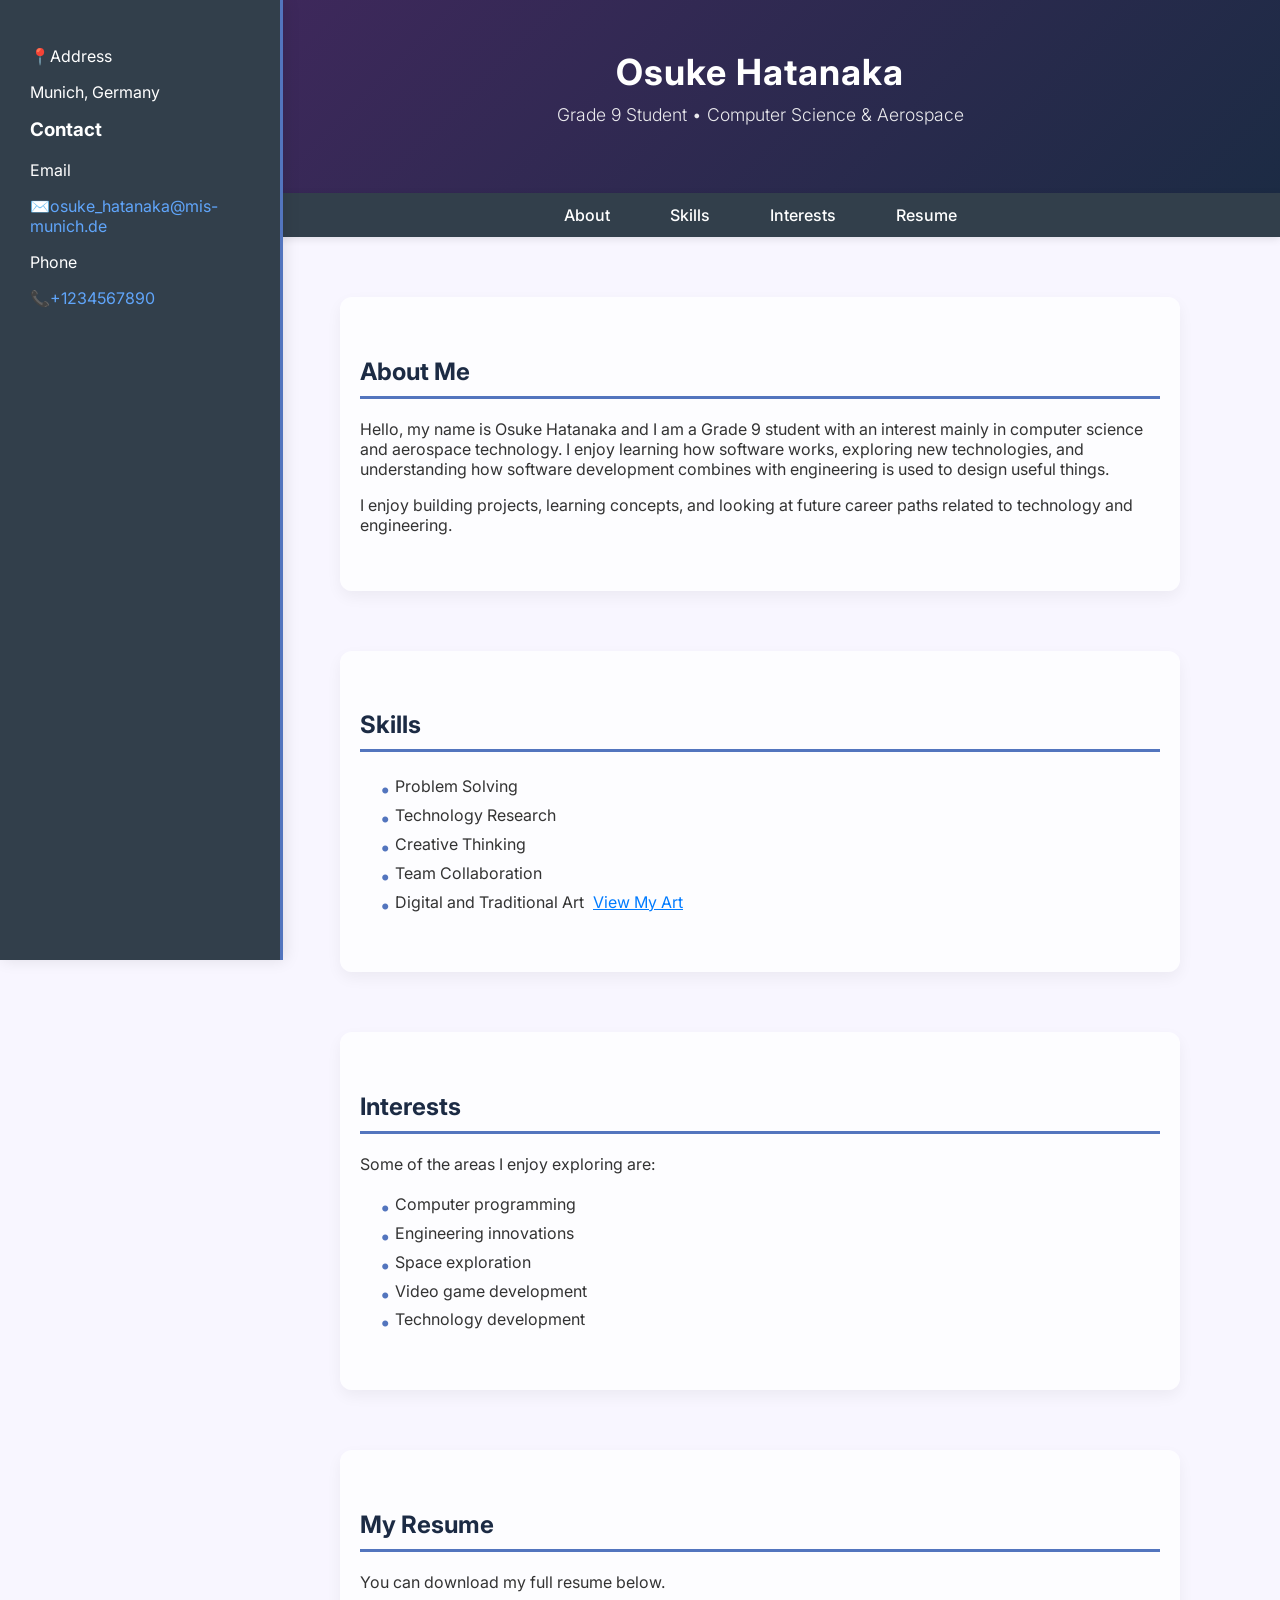
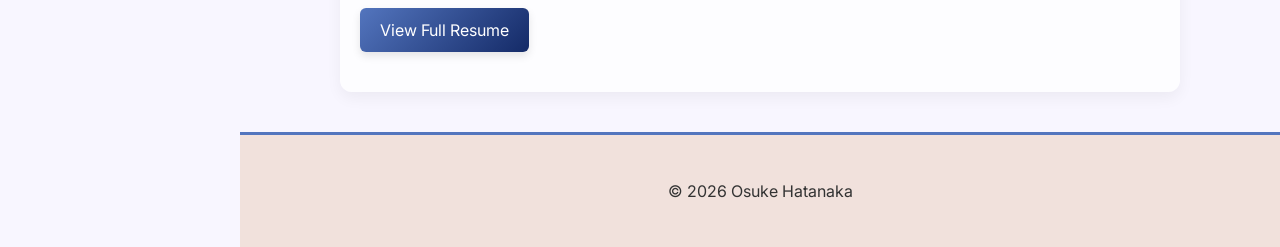
<file: index.html>
<!DOCTYPE html>
<html>

<head>
    <title>Osuke Hatanaka | Resume</title>
    <link rel="stylesheet" href="style.css">

    <!-- font from google -->
    <link href="https://fonts.googleapis.com/css2?family=Inter:wght@300;400;600&display=swap" rel="stylesheet">
</head>

<!-- actual content -->
<body>

<!-- Sidebar content -->
<div class="sidebar">

<p>📍Address</p>
<p>Munich, Germany</p>

<h3>Contact</h3>

<p>Email</p>

<a href="mailto:osuke_hatanaka@mis-munich.de">
✉️osuke_hatanaka@mis-munich.de
</a>

<p>Phone</p>
<a href="tel:+1234567890">📞+1234567890</a>

</div>

<!-- Title -->
<header>
    <h1>Osuke Hatanaka</h1>
    <p>Grade 9 Student • Computer Science & Aerospace</p>
</header>

<!-- navigation buttons and reference to the sections -->
<nav>
    <a href="#about">About</a>
    <a href="#skills">Skills</a>
    <a href="#interests">Interests</a>
    <a href="#resume">Resume</a>
</nav>

<!-- About section -->
<section id="about">
    <h2>About Me</h2>
    <p>
        Hello, my name is Osuke Hatanaka and I am a Grade 9 student with an
        interest mainly in computer science and aerospace technology. I enjoy learning how
        software works, exploring new technologies, and understanding how software development
        combines with engineering is used to design useful things.
    </p>

    <p>
        I enjoy building projects, learning concepts, and looking at
        future career paths related to technology and engineering.
    </p>
</section>

<!-- Skills Section -->
<section id="skills">
    <h2>Skills</h2>

    <ul>
        <li>Problem Solving</li>
        <li>Technology Research</li>
        <li>Creative Thinking</li>
        <li>Team Collaboration</li>
        <li>
            Digital and Traditional Art 
            <a href="artworks.html" target="_blank" style="margin-left:5px; color:#007BFF; text-decoration:underline;">
                View My Art
            </a>
        </li>
    </ul>

</section>

<!-- Interests section -->
<section id="interests">
    <h2>Interests</h2>

    <p>Some of the areas I enjoy exploring are:</p>

    <ul>
        <li>Computer programming</li>
        <li>Engineering innovations</li>
        <li>Space exploration</li>
        <li>Video game development</li>
        <li>Technology development</li>
    </ul>

</section>

<!-- resume download section -->
<section id="resume">

    <h2>My Resume</h2>

    <p>You can download my full resume below.</p>

    <a class="button" href="resume.pdf" target="_blank">View Full Resume</a>

</section>

<footer>
    <p>© 2026 Osuke Hatanaka</p>
</footer>

<script src="script.js"></script>

</body>
</html>
</file>
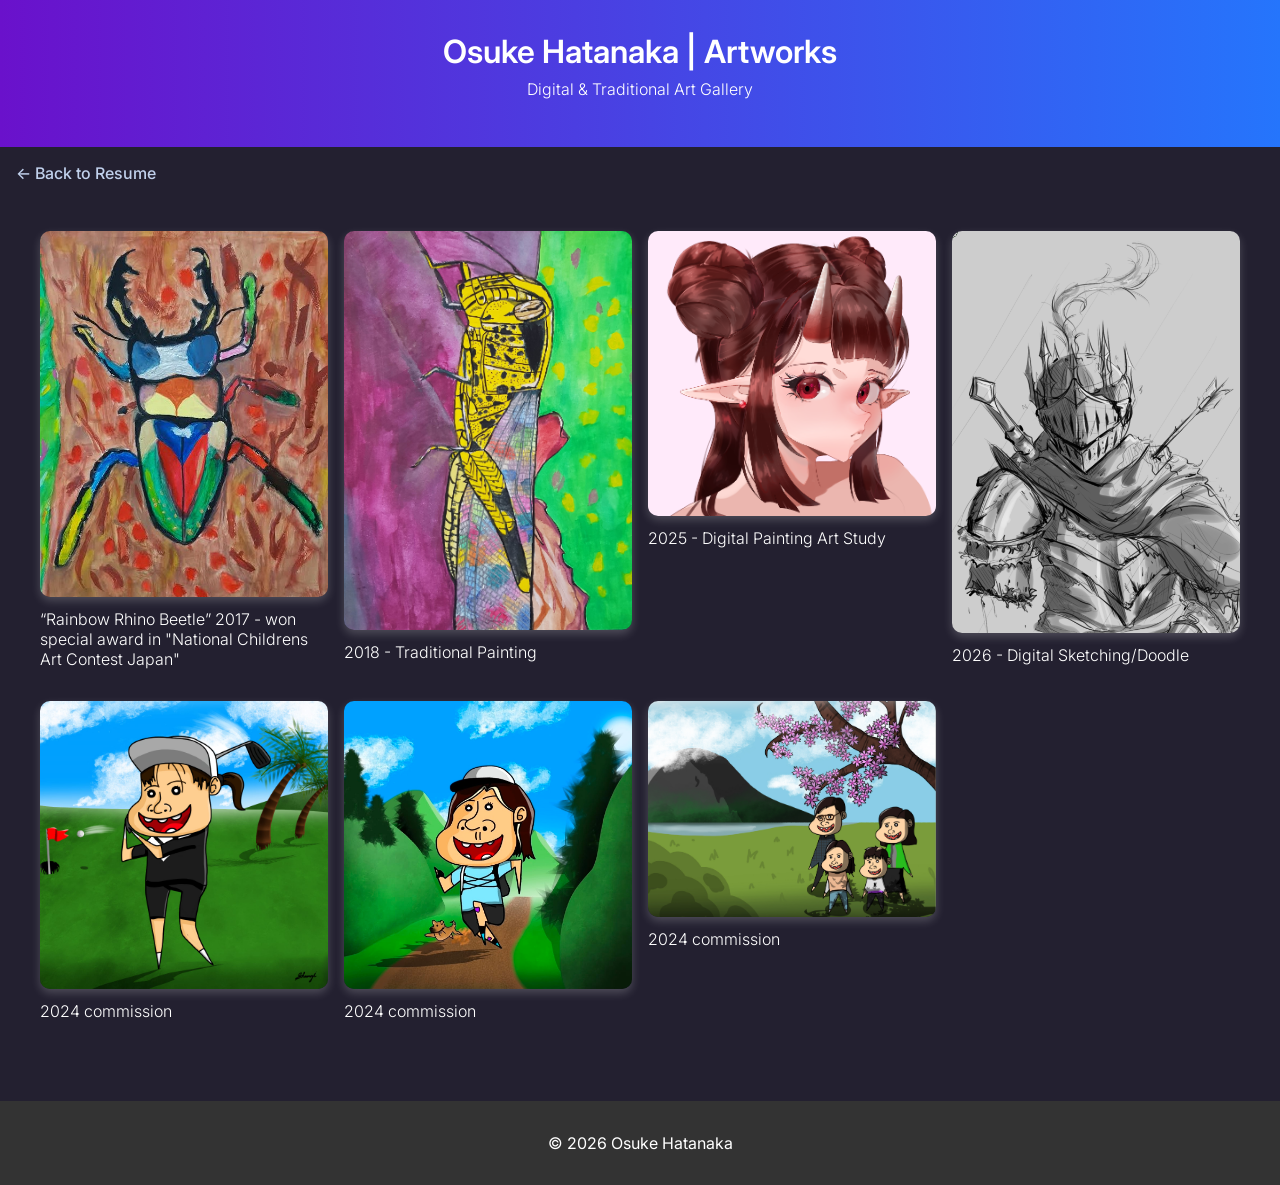
<file: artworks.html>
<!DOCTYPE html>
<html lang="en">

<head>
    <meta charset="UTF-8">
    <meta name="viewport" content="width=device-width, initial-scale=1.0">
    <title>Osuke Hatanaka | Artworks</title>
    <link href="https://fonts.googleapis.com/css2?family=Inter:wght@300;400;600&display=swap" rel="stylesheet">
    <style>
        body {
            font-family: 'Inter', sans-serif;
            margin: 0;
            padding: 0;
            background-color: #232030;
            color: #fff; /* white text on dark background */
        }

        header {
            text-align: center;
            padding: 2rem 1rem;
            background: linear-gradient(to right, #6a11cb, #2575fc);
            color: white;
        }

        header h1 {
            margin: 0;
            font-weight: 600;
        }

        header p {
            margin-top: 0.5rem;
            font-weight: 300;
        }

        .gallery {
            display: grid;
            grid-template-columns: repeat(4, 1fr);
            gap: 1rem;
            padding: 2rem;
            max-width: 1200px;
            margin: auto;
        }

        .gallery img {
            width: 100%;
            border-radius: 10px;
            box-shadow: 0 4px 10px rgba(255, 255, 255, 0.2);
            transition: transform 0.3s ease, box-shadow 0.3s ease;
        }

        .gallery img:hover {
            transform: scale(1.05);
            box-shadow: 0 6px 15px rgba(255, 255, 255, 0.3);
        }

        .caption {
            margin-top: 0.5rem;
            font-weight: 300;
            color: #fff;
        }

        footer {
            text-align: center;
            padding: 1rem;
            background-color: #333;
            color: white;
            margin-top: 2rem;
        }

        a.back-link {
            display: inline-block;
            margin: 1rem;
            text-decoration: none;
            color: #c1d1ec;
            font-weight: 500;
        }

        a.back-link:hover {
            text-decoration: underline;
        }
    </style>
</head>

<body>
    <header>
        <h1>Osuke Hatanaka | Artworks</h1>
        <p>Digital & Traditional Art Gallery</p>
    </header>

    <a class="back-link" href="index.html">← Back to Resume</a>

    <section class="gallery">
        <!-- First row -->
        <div class="artwork">
            <img src="images/myart1.jpg" alt="My Artwork 1">
            <p class="caption">“Rainbow Rhino Beetle” 2017 - won special award in "National Childrens Art Contest Japan"</p>
        </div>
        <div class="artwork">
            <img src="images/myart2.jpg" alt="My Artwork 2">
            <p class="caption">2018 - Traditional Painting</p>
        </div>
        <div class="artwork">
            <img src="images/myart3.png" alt="My Artwork 3">
            <p class="caption">2025 - Digital Painting Art Study</p>
        </div>
        <div class="artwork">
            <img src="images/myart4.png" alt="My Artwork 4">
            <p class="caption">2026 - Digital Sketching/Doodle</p>
        </div>

        <!-- Second row -->
        <div class="artwork">
            <img src="images/myart5.jpg" alt="My Artwork 5">
            <p class="caption">2024 commission</p>
        </div>
        <div class="artwork">
            <img src="images/myart6.jpg" alt="My Artwork 6">
            <p class="caption">2024 commission</p>
        </div>
        <div class="artwork">
            <img src="images/myart7.jpeg" alt="My Artwork 7">
            <p class="caption">2024 commission</p>
        </div>
    </section>

    <footer>
        <p>© 2026 Osuke Hatanaka</p>
    </footer>
</body>

</html>
</file>
<file: style.css>
/* Smooth scrolling */
html {
    scroll-behavior: smooth;
}

/* Base styles */
body {
    font-family: 'Inter', sans-serif;
    margin: 0;
    background: #f8f6ff; /* softer than plain white */
    color: #333;
    margin-left: 240px; /* for sidebar */
}

/* Header */
header {
    background: linear-gradient(135deg, #3f285c, #1c2b44);
    color: white;
    text-align: center;
    padding: 50px 20px;
    box-shadow: 0 4px 15px rgba(0, 0, 0, 0.1);
}

header h1 {
    margin: 0;
    font-size: 36px;
    letter-spacing: 1px;
}

header p {
    margin-top: 10px;
    font-weight: 300;
    font-size: 1.1rem;
    opacity: 0.9;
}

/* Navigation */
nav {
    position: sticky;
    top: 0;
    background: #323f4b;
    text-align: center;
    padding: 12px 0;
    z-index: 1000;
    box-shadow: 0 2px 8px rgba(0,0,0,0.1);
}

nav a {
    color: white;
    text-decoration: none;
    margin: 0 20px;
    font-weight: 500;
    transition: 0.3s;
    padding: 5px 8px;
    border-radius: 4px;
}

nav a:hover {
    background: rgba(96, 165, 250, 0.15); /* subtle hover background */
}

/* Sections */
section {
    max-width: 800px;
    margin: 60px auto 40px auto;
    padding: 40px 20px;
    background: #ffffffcc; /* semi-transparent card style */
    border-radius: 12px;
    margin-bottom: 40px;
    box-shadow: 0 6px 15px rgba(0, 0, 0, 0.05);
    transition: transform 0.3s ease;
}

section:hover {
    transform: translateY(-5px); /* gentle lift on hover */
}

h2 {
    border-bottom: 3px solid #5375be; /* accent color line */
    padding-bottom: 10px;
    margin-bottom: 20px;
    color: #1c2b44;
}

/* Lists */
ul {
    line-height: 1.8;
    list-style: none;
    padding-left: 20px; 
}

ul li {
    position: relative;
    padding-left: 15px;
}

ul li::before {
    content: '•';
    color: #5375be;
    position: absolute;
    left: 0;
    font-size: 1.2rem;
}

/* Buttons */
.button {
    display: inline-block;
    padding: 12px 20px;
    background: linear-gradient(135deg, #5375be, #142a67);
    color: white;
    text-decoration: none;
    border-radius: 6px;
    transition: all 0.3s ease;
    box-shadow: 0 4px 8px rgba(0,0,0,0.1);
}

.button:hover {
    background: linear-gradient(135deg, #142a67, #0d1a4b);
    transform: translateY(-2px);
}

/* Footer */
footer {
    text-align: center;
    padding: 30px;
    background: #f1e1dc;
    margin-top: 40px;
    border-top: 3px solid #5375be; /* subtle accent */
}

/* Sidebar */
.sidebar {
    position: fixed;
    left: 0;
    top: 0;
    width: 220px;
    height: 100%;
    background: #323f4b;
    color: white;
    padding: 30px;
    z-index: 2000;
    box-shadow: 2px 0 15px rgba(0,0,0,0.1);
    border-right: 3px solid #5375be;
}

.sidebar h3 {
    margin-top: 0;
}

.sidebar a {
    color: #60a5fa;
    text-decoration: none;
    word-break: break-word;
    transition: 0.3s;
}

.sidebar a:hover {
    color: #ffffff;
    text-shadow: 0 0 4px #60a5fa;
}
</file>
